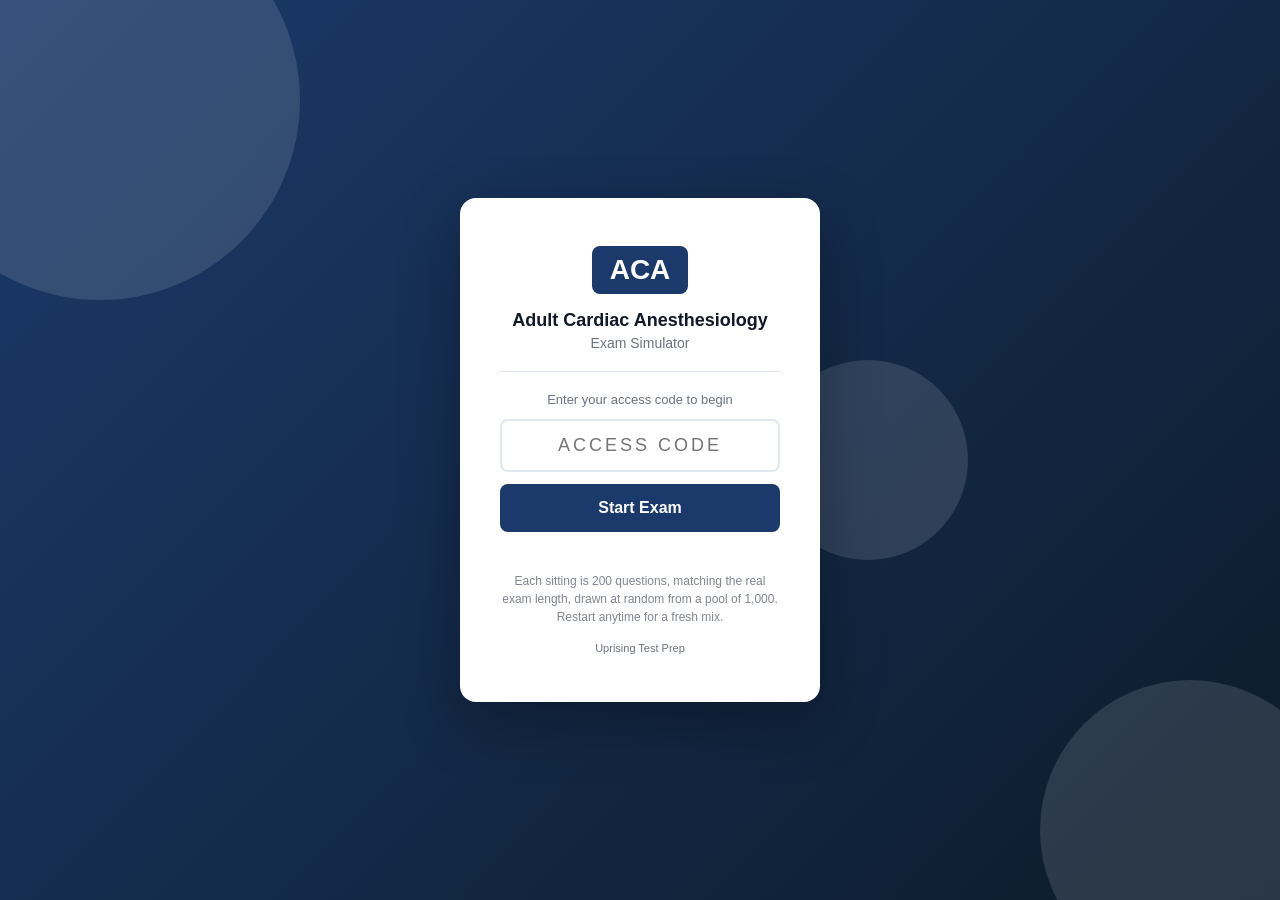
<file: index.html>
<!DOCTYPE html>
<html lang="en">
<head>
  <meta charset="UTF-8" />
  <meta name="viewport" content="width=device-width, initial-scale=1.0, viewport-fit=cover" />
  <meta name="apple-mobile-web-app-capable" content="yes" />
  <meta name="apple-mobile-web-app-status-bar-style" content="black-translucent" />
  <title>ACA Exam Simulator</title>
  <link rel="stylesheet" href="style.css" />
</head>
<body>

<div id="access-gate">
  <div class="gate-bg-shapes">
    <div class="shape shape-1"></div>
    <div class="shape shape-2"></div>
    <div class="shape shape-3"></div>
  </div>
  <div class="gate-card">
    <div class="gate-logo">
      <div class="logo-badge">ACA</div>
    </div>
    <h1 class="gate-title">Adult Cardiac Anesthesiology</h1>
    <p class="gate-subtitle">Exam Simulator</p>
    <div class="gate-divider"></div>
    <p class="gate-instruction">Enter your access code to begin</p>
    <input type="text" id="access-code-input" class="gate-input"
           placeholder="Access Code" autocomplete="off"
           maxlength="20" spellcheck="false" />
    <button id="access-btn" class="gate-btn">Start Exam</button>
    <p id="access-error" class="gate-error"></p>
    <p class="gate-pool-note">Each sitting is 200 questions, matching the real exam length, drawn at random from a pool of 1,000. Restart anytime for a fresh mix.</p>
    <p class="gate-hint">Uprising Test Prep</p>
  </div>
</div>

<div id="app" style="display:none">
  <header class="top-bar">
    <div class="bar-left">
      <span class="bar-logo">ACA</span>
      <span class="bar-title">Exam Simulator</span>
    </div>
    <div class="bar-right">
      <span class="bar-timer" id="timer-display">--:--</span>
      <button class="bar-btn" id="flag-btn">Flag</button>
      <button class="bar-btn bar-btn-primary" id="submit-btn">
        <span class="btn-full">Submit Exam</span>
        <span class="btn-short">Submit</span>
      </button>
    </div>
  </header>

  <div class="progress-strip">
    <div class="progress-bar" id="progress-bar"></div>
  </div>

  <main class="exam-main">
    <div class="question-panel">
      <div class="q-meta">
        <span id="q-counter"></span>
        <span class="q-pool-chip" title="This sitting is 200 questions, matching the real exam length, drawn at random from a pool of 1,000. Restart for a fresh mix.">1,000 Questions Available</span>
        <span id="q-domain" class="q-domain-tag"></span>
        <span id="q-flag-indicator" class="flag-chip" style="display:none">Flagged</span>
      </div>
      <!-- Shared text for a linked cluster (a clinical case, a reading
           passage). It sits ABOVE the stem, which is the one thing that
           legitimately precedes it, and repeats on every question in the
           cluster so nobody has to page backwards. -->
      <div id="q-cluster-wrap" class="cluster-wrap" style="display:none"></div>
      <p id="question-text" class="q-text"></p>
      <!-- The picture sits BELOW the question text so the simulator matches
           the printed book exactly: stem, then picture, then options. They
           used to disagree (book put the picture under the stem, simulator put
           it above), so no single wording could be true in both places, and
           184 of MLPAO's 185 image questions said "shown above" while the
           book printed the picture below the sentence. Write stems with
           neutral wording ("the strip shown", "the diagram shows") and this
           whole class of bug cannot come back. -->
      <div id="q-image-wrap" style="display:none; margin-bottom:14px;"></div>
      <div id="options-list" class="options-list"></div>
      <div id="explanation-box" class="explanation-box" style="display:none">
        <div class="explanation-label">Explanation</div>
        <p id="explanation-text" class="explanation-text"></p>
      </div>
    </div>
    <div class="nav-bar">
      <button class="nav-btn" id="prev-btn">&#8592; Prev</button>
      <button class="nav-btn nav-btn-map" id="map-btn">Question Map</button>
      <button class="nav-btn nav-btn-next" id="next-btn">Next &#8594;</button>
    </div>
  </main>
</div>

<!-- Question Map Modal -->
<div id="map-modal" style="display:none">
  <div class="map-backdrop" id="map-backdrop"></div>
  <div class="map-panel">
    <div class="map-header">
      <span class="map-title">Question Map</span>
      <button id="map-close" class="map-close-btn">&#x2715; Close</button>
    </div>
    <div class="map-legend">
      <span class="leg-item"><span class="leg-swatch leg-answered"></span>Answered</span>
      <span class="leg-item"><span class="leg-swatch leg-flagged"></span>Flagged</span>
      <span class="leg-item"><span class="leg-swatch leg-unanswered"></span>Unanswered</span>
    </div>
    <div id="q-grid" class="q-grid"></div>
  </div>
</div>

<div id="results-screen" style="display:none">
  <div class="results-card">
    <div class="res-header">
      <div class="res-badge">ACA</div>
      <h2 id="res-status" class="res-status"></h2>
      <p id="res-score" class="res-score"></p>
    </div>
    <div id="res-domains" class="res-domains"></div>
    <p class="mode-pool-note">This sitting drew 200 questions from a pool of 1,000. Restart for a fresh mix.</p>
    <button id="res-review-btn" class="res-btn">Review Answers</button>
    <button id="res-restart-btn" class="res-btn res-btn-secondary">Restart</button>
  </div>
</div>

<script src="questions.js"></script>
<script src="app.js"></script>
</body>
</html>
</file>
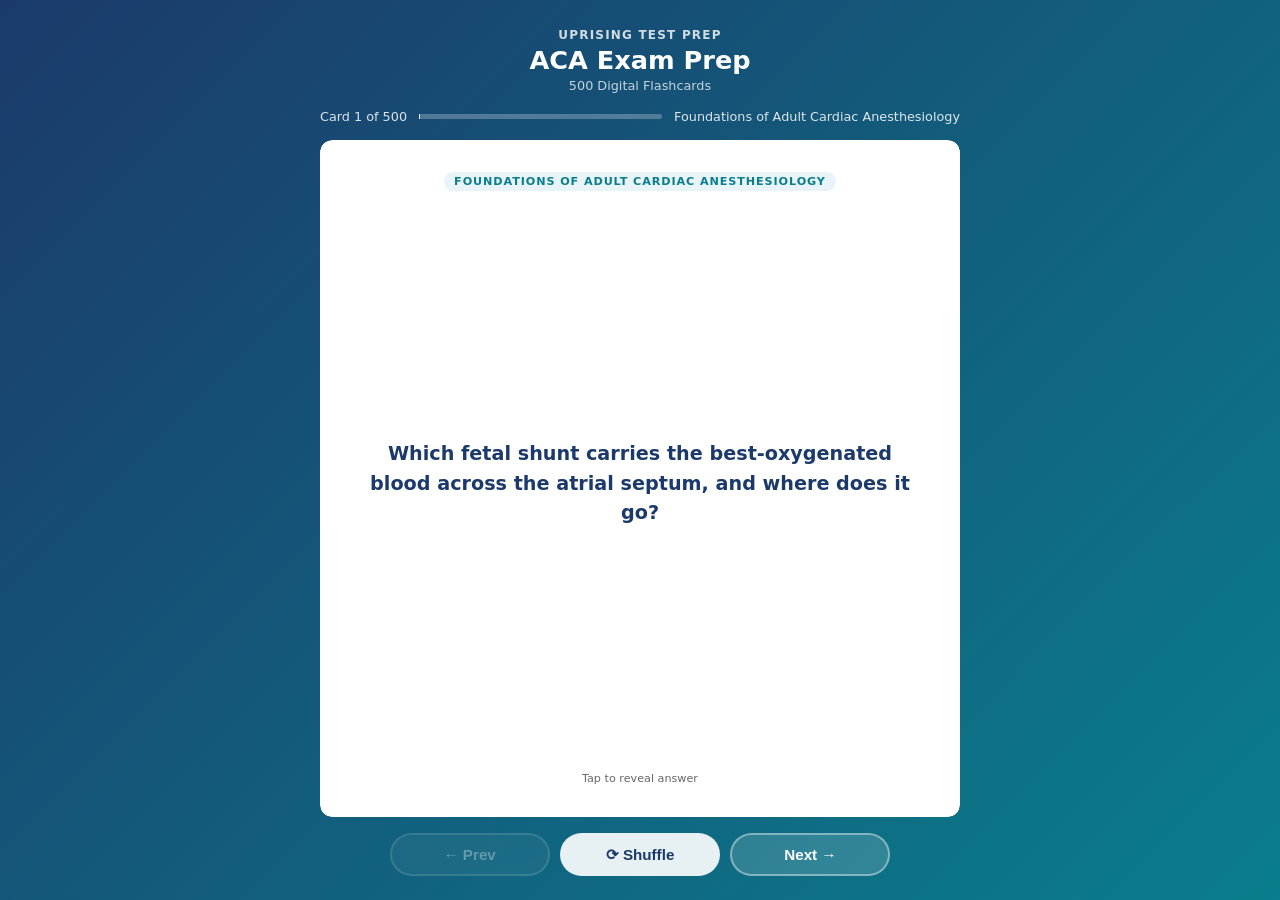
<file: flashcards/index.html>
<!DOCTYPE html>
<html lang="en">
<head>
  <meta charset="UTF-8">
  <meta name="viewport" content="width=device-width, initial-scale=1.0">
  <title>ACA Exam Prep: Flashcards</title>
  <style>
    :root {
      --blue:   #1B3A6B;
      --teal:   #0A7E8C;
      --ltblue: #E8F4F8;
      --white:  #FFFFFF;
      --text:   #1A1A1A;
      --muted:  #666;
      --radius: 12px;
    }
    * { box-sizing: border-box; margin: 0; padding: 0; }
    html, body { height: 100%; }
    body {
      font-family: 'Segoe UI', system-ui, sans-serif;
      background: linear-gradient(135deg, var(--blue) 0%, var(--teal) 100%);
      /* Pinned, not min-height: the page must never grow, or the controls
         get pushed below the fold on iOS where 100dvh and height:100%
         disagree. The height:100% rule above is the pre-dvh fallback. */
      height: 100dvh;
      max-height: 100dvh;
      overflow: hidden;
      display: flex;
      flex-direction: column;
      align-items: center;
      padding: 1.25rem 1rem 1rem;
      gap: 0.75rem;
      overflow-x: hidden;
    }
    header { text-align: center; color: #fff; flex-shrink: 0; }
    header .brand { font-size: 0.75rem; font-weight: 700; letter-spacing: 0.1em; opacity: 0.8; text-transform: uppercase; }
    header h1 { font-size: 1.3rem; font-weight: 800; margin-top: 0.2rem; }
    header .subtitle { font-size: 0.8rem; opacity: 0.75; margin-top: 0.15rem; }
    #progress-info {
      display: flex; align-items: center; gap: 0.75rem;
      color: rgba(255,255,255,0.85); font-size: 0.8rem;
      flex-shrink: 0; width: 100%; max-width: 640px;
    }
    #progress-bar-track {
      flex: 1; background: rgba(255,255,255,0.25);
      border-radius: 4px; height: 5px;
    }
    #progress-bar-fill { height: 100%; background: #fff; border-radius: 4px; transition: width 0.3s; }
    .card-scene {
      width: 100%; max-width: 640px;
      perspective: 1200px;
      cursor: pointer;
      flex: 1; min-height: 0;
      display: flex; flex-direction: column;
    
      /* WebKit does not clip overflow inside a preserve-3d context, so the
         answer pane's own clip is dropped and a long answer paints over the
         Prev/Next row. This element only sets the perspective and is NOT
         itself in the 3D context, so its clip is honoured in every engine. */
      overflow: hidden;
      border-radius: var(--radius);
    }
    .card-inner {
      position: relative; width: 100%;
      flex: 1; min-height: 0;
      transition: transform 0.55s cubic-bezier(.4,0,.2,1);
      transform-style: preserve-3d;
    }
    .card-scene.flipped .card-inner { transform: rotateY(180deg); }
    .card-face {
      position: absolute; inset: 0;
      backface-visibility: hidden; -webkit-backface-visibility: hidden;
      border-radius: var(--radius);
      display: flex; flex-direction: column;
      padding: 1.5rem 1.75rem;
      box-shadow: 0 12px 40px rgba(0,0,0,0.2);
      overflow: hidden;
    
      /* Painting through a mask forces WebKit to allocate a real clipping
         layer for a 3D-transformed element, which is what makes the
         overflow:hidden and the rounded corners above actually apply. */
      -webkit-mask-image: -webkit-radial-gradient(#fff, #000);
              mask-image: radial-gradient(#fff, #000);
    }
    .card-front { background: var(--white); align-items: center; justify-content: center; }
    .card-back  { background: var(--ltblue); transform: rotateY(180deg); }
    .card-badge {
      font-size: 0.7rem; font-weight: 700; text-transform: uppercase;
      letter-spacing: 0.08em;
      background: var(--ltblue); color: var(--teal);
      padding: 0.2rem 0.65rem; border-radius: 20px;
      margin-bottom: 0.85rem; flex-shrink: 0;
    }
    .card-back .card-badge { background: rgba(10,126,140,0.12); }
    .card-front .q-text {
      font-size: 1.1rem; font-weight: 600; color: var(--blue); line-height: 1.55;
      text-align: center; overflow-y: auto; flex: 1;
      display: flex; align-items: center; justify-content: center;
      scrollbar-width: thin; scrollbar-color: rgba(27,58,107,0.3) transparent;
    }
    .card-back .a-label { font-size: 0.7rem; font-weight: 700; color: var(--teal); text-transform: uppercase; letter-spacing: 0.08em; margin-bottom: 0.4rem; flex-shrink: 0; }
    .card-back .a-text  {
      font-size: 0.975rem; color: var(--text); line-height: 1.65;
      overflow-y: auto; flex: 1; min-height: 0; padding-right: 4px;
      scrollbar-width: thin; scrollbar-color: rgba(10,126,140,0.4) transparent;
    
      -webkit-overflow-scrolling: touch;
      overscroll-behavior: contain;
    }
    .card-back .a-text::-webkit-scrollbar { width: 4px; }
    .card-back .a-text::-webkit-scrollbar-track { background: transparent; }
    .card-back .a-text::-webkit-scrollbar-thumb { background: rgba(10,126,140,0.4); border-radius: 4px; }
    .tap-hint { flex-shrink: 0; margin-top: 0.6rem; font-size: 0.7rem; color: var(--muted); text-align: center; }
    .card-back .tap-hint { color: var(--teal); opacity: 0.7; }
    .controls {
      display: flex; gap: 0.65rem; flex-wrap: nowrap;
      justify-content: center; flex-shrink: 0;
      width: 100%; max-width: 640px;
      padding-bottom: env(safe-area-inset-bottom, 0px);
    }
    .btn {
      padding: 0.6rem 1.2rem; border-radius: 50px;
      border: 2px solid rgba(255,255,255,0.4);
      background: rgba(255,255,255,0.15); color: #fff;
      font-weight: 700; font-size: 0.875rem; cursor: pointer;
      transition: all 0.2s; backdrop-filter: blur(4px);
      white-space: nowrap; flex: 1; max-width: 160px;
    }
    .btn:hover { background: rgba(255,255,255,0.3); border-color: rgba(255,255,255,0.7); }
    .btn:active { transform: scale(0.96); }
    .btn:disabled { opacity: 0.35; cursor: not-allowed; }
    .btn.btn-primary { background: rgba(255,255,255,0.9); color: var(--blue); border-color: transparent; }
    .btn.btn-primary:hover { background: #fff; }
    #loading { color: rgba(255,255,255,0.8); font-size: 1rem; text-align: center; padding: 3rem; flex: 1; }
    @media (min-width: 768px) {
      body { padding: 1.75rem 1.5rem 1.5rem; gap: 1rem; }
      header h1 { font-size: 1.6rem; }
      .card-face { padding: 2rem 2.5rem; }
      .card-front .q-text { font-size: 1.2rem; }
      .card-back .a-text { font-size: 1.05rem; }
      .btn { font-size: 0.95rem; padding: 0.65rem 1.4rem; }
    }
    @media (max-width: 380px) {
      body { padding: 0.75rem; gap: 0.5rem; }
      header .brand { font-size: 0.65rem; }
      header h1 { font-size: 1.1rem; }
      header .subtitle { display: none; }
      .card-face { padding: 1rem 1.1rem; }
      .card-front .q-text { font-size: 0.975rem; }
      .card-back .a-text { font-size: 0.875rem; }
      .btn { font-size: 0.8rem; padding: 0.5rem 0.75rem; }
    }
  </style>
</head>
<body>
<header>
  <div class="brand">Uprising Test Prep</div>
  <h1>ACA Exam Prep</h1>
  <div class="subtitle">500 Digital Flashcards</div>
</header>
<div id="progress-info">
  <span id="card-counter">Card 1 of 500</span>
  <div id="progress-bar-track"><div id="progress-bar-fill" style="width:0%"></div></div>
  <span id="domain-label"></span>
</div>
<div id="loading">Loading flashcards...</div>
<div class="card-scene" id="card-scene" style="display:none" onclick="flipCard()">
  <div class="card-inner" id="card-inner">
    <div class="card-face card-front">
      <div class="card-badge" id="front-badge"></div>
      <div class="q-text" id="q-text"></div>
      <div class="tap-hint">Tap to reveal answer</div>
    </div>
    <div class="card-face card-back">
      <div class="card-badge" id="back-badge">Answer</div>
      <div class="a-label">Answer</div>
      <div class="a-text" id="a-text"></div>
      <div class="tap-hint">Tap to flip back</div>
    </div>
  </div>
</div>
<div class="controls" id="controls" style="display:none">
  <button class="btn" id="prev-btn" onclick="event.stopPropagation();move(-1)" disabled>&#8592; Prev</button>
  <button class="btn btn-primary" onclick="event.stopPropagation();shuffleCards()">&#10227; Shuffle</button>
  <button class="btn" id="next-btn" onclick="event.stopPropagation();move(1)">Next &#8594;</button>
</div>
<script>
const DOMAIN_LABELS = {
  foundations_of_adult_cardiac_anesthesiology: "Foundations of Adult Cardiac Anesthesiology",
  preoperative_evaluation_for_cardiac_surgery: "Preoperative Evaluation for Cardiac Surgery",
  intraoperative_monitoring: "Intraoperative Monitoring",
  management_of_cardiopulmonary_bypass: "Management of Cardiopulmonary Bypass",
  mechanical_circulatory_support: "Mechanical Circulatory Support",
  cardiac_diseases: "Cardiac Diseases",
  valvular_heart_disease: "Valvular Heart Disease",
  adult_congenital_heart_disease: "Adult Congenital Heart Disease",
  thoracic_aortic_disease: "Thoracic Aortic Disease",
  electrophysiology_procedures: "Electrophysiology Procedures",
  postoperative_considerations: "Postoperative Considerations",
  other_topics: "Other Topics",
};
let cards   = [];
let current = 0;
async function init() {
  try {
    const res = await fetch('flashcards.json');
    if (!res.ok) throw new Error('Network error');
    cards = await res.json();
    document.getElementById('loading').style.display    = 'none';
    document.getElementById('card-scene').style.display = 'flex';
    document.getElementById('controls').style.display   = 'flex';
    show();
  } catch (e) {
    document.getElementById('loading').textContent = 'Error loading flashcards. Please try refreshing.';
  }
}
function domainLabel(key) {
  return DOMAIN_LABELS[key] || key.replace(/_/g, ' ').replace(/\b\w/g, c => c.toUpperCase());
}
function show() {
  const c = cards[current];
  document.getElementById('card-scene').classList.remove('flipped');
  document.getElementById('a-text').scrollTop = 0;
  const label = domainLabel(c.domain || c.chapter || '');
  document.getElementById('q-text').textContent       = c.front;
  document.getElementById('a-text').textContent       = c.back;
  document.getElementById('front-badge').textContent  = label;
  document.getElementById('back-badge').textContent   = label;
  document.getElementById('card-counter').textContent = `Card ${current+1} of ${cards.length}`;
  document.getElementById('domain-label').textContent = label;
  document.getElementById('progress-bar-fill').style.width = `${((current+1)/cards.length*100).toFixed(1)}%`;
  document.getElementById('prev-btn').disabled = current === 0;
  document.getElementById('next-btn').disabled = current === cards.length - 1;
}
function flipCard() { document.getElementById('card-scene').classList.toggle('flipped'); }
function move(dir) {
  const next = current + dir;
  if (next < 0 || next >= cards.length) return;
  current = next; show();
}
function shuffleCards() {
  for (let i = cards.length - 1; i > 0; i--) {
    const j = Math.floor(Math.random() * (i+1));
    [cards[i], cards[j]] = [cards[j], cards[i]];
  }
  current = 0; show();
}
document.addEventListener('keydown', e => {
  if (e.key === 'ArrowRight' || e.key === 'ArrowDown') move(1);
  else if (e.key === 'ArrowLeft' || e.key === 'ArrowUp') move(-1);
  else if (e.key === ' ' || e.key === 'Enter') { e.preventDefault(); flipCard(); }
});
init();
</script>
</body>
</html>
</file>
<file: style.css>
/* ACA Exam Simulator, Styles */
:root {
  --primary:   #1B3A6B;
  --pass:      #059669;
  --fail:      #DC2626;
  --bg:        #F3F4F8;
  --card:      #FFFFFF;
  --border:    #E2E8F0;
  --text:      #111827;
  --muted:     #6B7280;
  --radius:    10px;
}
*, *::before, *::after { box-sizing: border-box; margin: 0; padding: 0; }
body {
  font-family: -apple-system, BlinkMacSystemFont, "Segoe UI", sans-serif;
  background: var(--bg);
  color: var(--text);
  height: 100vh;
  height: 100dvh;
  overflow: hidden;
  -webkit-text-size-adjust: 100%;
}

/* ── Access Gate ─────────────────────────────────────────────────────────── */
#access-gate {
  display: flex;
  align-items: center;
  justify-content: center;
  height: 100vh;
  height: 100dvh;
  background: linear-gradient(135deg, var(--primary) 0%, #0d1b2a 100%);
  position: relative;
  overflow: hidden;
  padding: 20px;
  padding-top: max(20px, env(safe-area-inset-top));
  padding-bottom: max(20px, env(safe-area-inset-bottom));
}
.gate-bg-shapes { position: absolute; inset: 0; pointer-events: none; }
.shape { position: absolute; border-radius: 50%; opacity: .12; background: #fff; }
.shape-1 { width: 400px; height: 400px; top: -100px; left: -100px; }
.shape-2 { width: 300px; height: 300px; bottom: -80px; right: -60px; }
.shape-3 { width: 200px; height: 200px; top: 40%; left: 60%; }
.gate-card {
  background: #fff;
  border-radius: 16px;
  padding: 48px 40px;
  text-align: center;
  width: 100%;
  max-width: 360px;
  position: relative;
  z-index: 1;
  box-shadow: 0 20px 60px rgba(0,0,0,.3);
}
.logo-badge {
  display: inline-block;
  background: var(--primary);
  color: #fff;
  font-weight: 800;
  font-size: 28px;
  padding: 8px 18px;
  border-radius: 8px;
}
.gate-title { font-size: 18px; font-weight: 700; margin-top: 16px; color: var(--text); }
.gate-subtitle { color: var(--muted); font-size: 14px; margin-top: 4px; }
.gate-divider { height: 1px; background: var(--border); margin: 20px 0; }
.gate-instruction { font-size: 13px; color: var(--muted); margin-bottom: 12px; }
.gate-input {
  width: 100%;
  padding: 14px 16px;
  border: 2px solid var(--border);
  border-radius: 8px;
  font-size: 18px;
  text-align: center;
  text-transform: uppercase;
  letter-spacing: 3px;
  outline: none;
}
.gate-input:focus { border-color: var(--primary); }
.gate-btn {
  width: 100%;
  margin-top: 12px;
  padding: 15px;
  background: var(--primary);
  color: #fff;
  border: none;
  border-radius: 8px;
  font-size: 16px;
  font-weight: 600;
  cursor: pointer;
  -webkit-tap-highlight-color: transparent;
}
.gate-btn:hover { opacity: .9; }
.gate-error { color: var(--fail); font-size: 13px; margin-top: 8px; min-height: 18px; }
.gate-hint { color: var(--muted); font-size: 11px; margin-top: 16px; }
.gate-pool-note { color: var(--muted); opacity: .85; font-size: 12px; margin-top: 14px; line-height: 1.5; }
.mode-pool-note { color: var(--muted); opacity: .85; font-size: 12.5px; text-align: center; margin: 4px 0 16px; line-height: 1.5; }

/* ── App shell ───────────────────────────────────────────────────────────── */
#app {
  display: flex;
  flex-direction: column;
  height: 100vh;
  height: 100dvh;
  padding-top: env(safe-area-inset-top);
}
.top-bar {
  display: flex;
  justify-content: space-between;
  align-items: center;
  background: var(--primary);
  color: #fff;
  padding: 0 20px;
  padding-left: max(20px, env(safe-area-inset-left));
  padding-right: max(20px, env(safe-area-inset-right));
  height: 52px;
  flex-shrink: 0;
  gap: 8px;
}
.bar-left { display: flex; align-items: center; gap: 8px; min-width: 0; }
.bar-logo { font-weight: 800; font-size: 18px; flex-shrink: 0; }
.bar-title { font-size: 14px; opacity: .8; white-space: nowrap; overflow: hidden; text-overflow: ellipsis; }
.bar-right { display: flex; align-items: center; gap: 8px; flex-shrink: 0; }
.bar-timer {
  font-variant-numeric: tabular-nums;
  font-size: 16px;
  font-weight: 600;
  min-width: 68px;
  text-align: right;
}
.bar-btn {
  padding: 7px 13px;
  background: rgba(255,255,255,.15);
  border: 1px solid rgba(255,255,255,.3);
  color: #fff;
  border-radius: 6px;
  cursor: pointer;
  font-size: 13px;
  white-space: nowrap;
  -webkit-tap-highlight-color: transparent;
  touch-action: manipulation;
}
.bar-btn:hover { background: rgba(255,255,255,.25); }
.bar-btn-primary {
  background: #fff;
  color: var(--primary);
  border-color: #fff;
  font-weight: 600;
}
.bar-btn-primary:hover { background: #f0f0f0; }
.btn-short { display: none; }
.btn-full  { display: inline; }

.progress-strip { height: 4px; background: rgba(0,0,0,.1); flex-shrink: 0; }
.progress-bar   { height: 100%; background: #4ade80; transition: width .3s; }

/* ── Main exam area ──────────────────────────────────────────────────────── */
.exam-main {
  flex: 1;
  overflow: hidden;
  display: flex;
  flex-direction: column;
  padding: 16px 20px 0;
  padding-left: max(16px, env(safe-area-inset-left));
  padding-right: max(16px, env(safe-area-inset-right));
  min-height: 0;
}
.question-panel { flex: 1; overflow-y: auto; padding-bottom: 12px; -webkit-overflow-scrolling: touch; }
.q-meta {
  display: flex;
  align-items: center;
  gap: 8px;
  margin-bottom: 12px;
  font-size: 13px;
  color: var(--muted);
  flex-wrap: wrap;
}
.q-domain-tag {
  background: var(--primary);
  color: #fff;
  padding: 2px 8px;
  border-radius: 4px;
  font-size: 11px;
  font-weight: 600;
}
.q-pool-chip {
  background: #EEF2FF;
  background: color-mix(in srgb, var(--primary) 12%, #fff);
  color: var(--primary);
  border: 1px solid var(--primary);
  padding: 2px 8px;
  border-radius: 10px;
  font-size: 11px;
  font-weight: 700;
  cursor: help;
  white-space: nowrap;
}
.flag-chip {
  background: #FEF3C7;
  color: #92400E;
  padding: 2px 8px;
  border-radius: 4px;
  font-size: 11px;
  font-weight: 600;
}
.cluster-wrap {
  border-left: 4px solid var(--primary, #1B3A6B);
  background: #F2F6FC; border-radius: 8px;
  padding: 10px 14px; margin-bottom: 16px;
}
.cluster-label {
  font-size: 11px; font-weight: 700; letter-spacing: 0.06em;
  text-transform: uppercase; color: var(--primary, #1B3A6B); margin-bottom: 6px;
}
.cluster-body {
  max-height: 38vh; overflow-y: auto; font-size: 15px; line-height: 1.6;
  -webkit-overflow-scrolling: touch;
}
.cluster-body p + p { margin-top: 10px; }
@media (min-width: 1100px) { .cluster-body { max-height: 52vh; } }

.q-image {
  max-width: 100%;
  /* Cap the height too. With only max-width, a tall exhibit renders at full
     width and pushes the stem and every option below the fold, so the question
     looks like it has no answers until the candidate scrolls. Found on CNPLE. */
  max-height: 62vh;
  width: auto;
  height: auto;
  object-fit: contain;
  border-radius: 6px;
  border: 1px solid var(--border);
  display: block;
  margin-bottom: 14px;
}
.q-text { font-size: 16px; line-height: 1.65; margin-bottom: 20px; }
.options-list { display: flex; flex-direction: column; gap: 10px; }
.option {
  display: flex;
  align-items: flex-start;
  gap: 12px;
  padding: 15px 16px;
  background: var(--card);
  border: 2px solid var(--border);
  border-radius: var(--radius);
  cursor: pointer;
  transition: .15s;
  -webkit-tap-highlight-color: transparent;
  touch-action: manipulation;
  min-height: 52px;
}
.option:hover  { border-color: var(--primary); background: #F8FAFF; }
.option.selected  { border-color: var(--primary); background: #EEF3FF; }
.option.correct   { border-color: #059669; background: #ECFDF5; }
.option.incorrect { border-color: #DC2626; background: #FEF2F2; }
.explanation-box {
  margin-top: 20px;
  padding: 16px 18px;
  background: #F0F9FF;
  border-left: 4px solid #2563EB;
  border-radius: 6px;
}
.explanation-label {
  font-size: 11px;
  font-weight: 700;
  text-transform: uppercase;
  letter-spacing: .06em;
  color: #2563EB;
  margin-bottom: 8px;
}
.explanation-text { font-size: 14.5px; line-height: 1.7; color: #1e293b; margin: 0; }
.opt-letter { font-weight: 700; font-size: 15px; color: var(--primary); min-width: 22px; padding-top: 1px; flex-shrink: 0; }
.opt-text   { font-size: 15px; line-height: 1.5; }

/* ── Nav bar ─────────────────────────────────────────────────────────────── */
.nav-bar {
  display: flex;
  align-items: center;
  gap: 8px;
  padding: 10px 0;
  padding-bottom: max(14px, env(safe-area-inset-bottom));
  flex-shrink: 0;
}
.nav-btn {
  flex: 1;
  padding: 13px 8px;
  background: var(--card);
  border: 1px solid var(--border);
  border-radius: 8px;
  cursor: pointer;
  font-size: 15px;
  font-weight: 500;
  text-align: center;
  -webkit-tap-highlight-color: transparent;
  touch-action: manipulation;
  min-height: 48px;
}
.nav-btn:hover      { background: #f0f0f0; }
.nav-btn-map {
  background: var(--bg);
  border-color: var(--primary);
  color: var(--primary);
  font-weight: 600;
}
.nav-btn-map:hover { background: #EEF3FF; }
.nav-btn-next {
  background: var(--primary);
  color: #fff;
  border-color: var(--primary);
}
.nav-btn-next:hover { opacity: .9; }

/* ── Question Map Modal ──────────────────────────────────────────────────── */
#map-modal {
  position: fixed;
  inset: 0;
  z-index: 1000;
  display: flex;
  flex-direction: column;
  justify-content: flex-end;
}
.map-backdrop { position: absolute; inset: 0; background: rgba(0,0,0,.5); }
.map-panel {
  position: relative;
  background: #fff;
  border-radius: 20px 20px 0 0;
  padding: 20px;
  padding-bottom: max(20px, env(safe-area-inset-bottom));
  max-height: 80vh;
  max-height: 80dvh;
  display: flex;
  flex-direction: column;
  box-shadow: 0 -4px 30px rgba(0,0,0,.2);
}
.map-header {
  display: flex;
  align-items: center;
  justify-content: space-between;
  margin-bottom: 12px;
  flex-shrink: 0;
}
.map-title { font-size: 17px; font-weight: 700; color: var(--text); }
.map-close-btn {
  padding: 8px 16px;
  background: var(--bg);
  border: 1px solid var(--border);
  border-radius: 8px;
  cursor: pointer;
  font-size: 14px;
  font-weight: 500;
  min-height: 40px;
  -webkit-tap-highlight-color: transparent;
  touch-action: manipulation;
}
.map-close-btn:hover { background: #e5e7eb; }
.map-legend { display: flex; gap: 16px; margin-bottom: 14px; flex-shrink: 0; flex-wrap: wrap; }
.leg-item { display: flex; align-items: center; gap: 6px; font-size: 13px; color: var(--muted); }
.leg-swatch {
  width: 16px;
  height: 16px;
  border-radius: 3px;
  border: 1px solid var(--border);
  background: var(--card);
  display: inline-block;
  flex-shrink: 0;
}
.leg-swatch.leg-answered  { background: var(--primary); border-color: var(--primary); }
.leg-swatch.leg-flagged   { background: #FEF3C7; border-color: #F59E0B; }
.leg-swatch.leg-unanswered { background: var(--card); }
.q-grid {
  display: flex;
  flex-wrap: wrap;
  gap: 6px;
  overflow-y: auto;
  flex: 1;
  padding-bottom: 8px;
  -webkit-overflow-scrolling: touch;
}
.grid-btn {
  width: 40px;
  height: 40px;
  border: 1px solid var(--border);
  border-radius: 6px;
  background: var(--card);
  font-size: 12px;
  cursor: pointer;
  font-weight: 500;
  -webkit-tap-highlight-color: transparent;
  touch-action: manipulation;
}
.grid-btn.answered { background: var(--primary); color: #fff; border-color: var(--primary); }
.grid-btn.flagged  { background: #FEF3C7; border-color: #F59E0B; }
.grid-btn.active   { outline: 3px solid var(--primary); outline-offset: 2px; }

/* ── Results ─────────────────────────────────────────────────────────────── */
#results-screen {
  display: flex;
  align-items: flex-start;
  justify-content: center;
  min-height: 100vh;
  min-height: 100dvh;
  background: var(--bg);
  overflow-y: auto;
  -webkit-overflow-scrolling: touch;
  padding: 20px 16px;
  padding-top: max(20px, env(safe-area-inset-top));
  padding-bottom: max(20px, env(safe-area-inset-bottom));
}
.results-card {
  background: var(--card);
  border-radius: 16px;
  padding: 40px;
  max-width: 480px;
  width: 100%;
  box-shadow: 0 8px 30px rgba(0,0,0,.1);
}
.res-header { text-align: center; margin-bottom: 24px; }
.res-badge {
  display: inline-block;
  background: var(--primary);
  color: #fff;
  font-weight: 800;
  font-size: 22px;
  padding: 6px 16px;
  border-radius: 8px;
}
.res-status { font-size: 36px; font-weight: 800; margin-top: 12px; }
.res-score  { font-size: 18px; color: var(--muted); margin-top: 4px; }
.res-domains { margin-bottom: 24px; display: flex; flex-direction: column; gap: 10px; }
.res-domain-row { display: flex; align-items: center; gap: 8px; font-size: 13px; }
.res-domain-name { width: 160px; font-weight: 500; flex-shrink: 0; }
.res-domain-bar-wrap { flex: 1; background: #E5E7EB; border-radius: 4px; height: 8px; overflow: hidden; }
.res-domain-bar { height: 100%; border-radius: 4px; transition: width .5s; }
.res-domain-pct { width: 36px; text-align: right; font-weight: 600; }
.res-btn {
  width: 100%;
  padding: 15px;
  background: var(--primary);
  color: #fff;
  border: none;
  border-radius: 8px;
  font-size: 15px;
  font-weight: 600;
  cursor: pointer;
  margin-bottom: 10px;
  min-height: 52px;
  -webkit-tap-highlight-color: transparent;
  touch-action: manipulation;
}
.res-btn:hover { opacity: .9; }
.res-btn-secondary {
  background: transparent;
  color: var(--primary);
  border: 2px solid var(--primary);
}
.res-btn-secondary:hover { background: var(--primary); color: #fff; }

/* ── Mobile breakpoint (phones ≤ 640px) ─────────────────────────────────── */
@media (max-width: 640px) {
  /* Gate card */
  .gate-card { padding: 32px 24px; }

  /* Top bar: hide long title text, swap Submit label */
  .bar-title  { display: none; }
  .btn-full   { display: none; }
  .btn-short  { display: inline; }
  .bar-right  { gap: 6px; }
  .bar-btn    { padding: 6px 10px; font-size: 12px; }
  .bar-timer  { font-size: 14px; min-width: 58px; }

  /* Exam main */
  .exam-main { padding: 12px 14px 0; }
  .q-text { font-size: 16px; }
  .opt-text { font-size: 15px; }

  /* Nav bar, bigger touch targets */
  .nav-btn { font-size: 14px; padding: 14px 6px; }

  /* Results */
  .results-card { padding: 28px 20px; }
  .res-domain-name { width: 110px; font-size: 12px; }
  .res-domain-pct  { font-size: 12px; }
  .res-status { font-size: 30px; }

  /* Map grid, slightly bigger buttons on phones */
  .grid-btn { width: 42px; height: 42px; }
}

/* ── Very small phones (≤ 380px) ────────────────────────────────────────── */
@media (max-width: 380px) {
  .bar-logo { font-size: 15px; }
  .bar-btn  { padding: 5px 8px; font-size: 11px; }
  .bar-timer { font-size: 13px; min-width: 52px; }
  .nav-btn  { font-size: 13px; }
  .grid-btn { width: 38px; height: 38px; font-size: 11px; }
}
</file>
